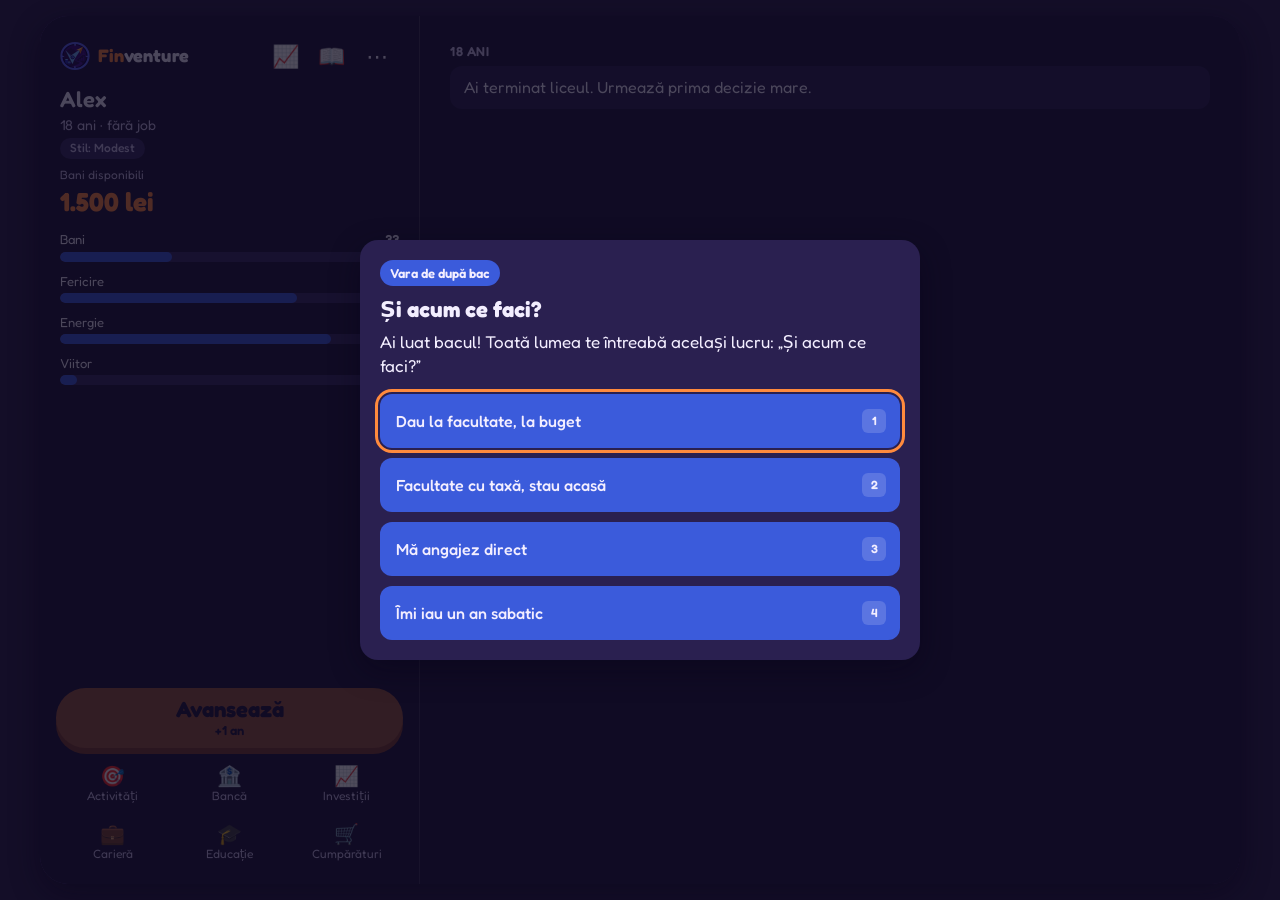
<file: index.html>
<!doctype html>
<html lang="ro">
<head>
  <meta charset="utf-8">
  <meta name="viewport" content="width=device-width, initial-scale=1, viewport-fit=cover">
  <meta name="theme-color" content="#1E1638">
  <meta name="description" content="Finventure: un joc despre bani, decizii și viață, de la 18 la 65 de ani.">
  <meta name="finventure-cod" content="2026-11-25">
  <title>Finventure</title>
  <link rel="icon" href="assets/logo.svg" type="image/svg+xml">
  <link rel="preconnect" href="https://fonts.googleapis.com">
  <link rel="preconnect" href="https://fonts.gstatic.com" crossorigin>
  <link rel="stylesheet" href="https://fonts.googleapis.com/css2?family=Fredoka:wght@400;500;600;700&display=swap">
  <link rel="stylesheet" href="css/style.css">
</head>
<body>
  <div id="app" class="app">
    <div id="erori-continut" class="erori-continut" hidden></div>

    <header class="antet">
      <div class="antet-sus">
        <span class="wordmark" aria-label="Finventure"><img class="logo" src="assets/logo.svg" alt="" width="30" height="30"><span><span class="fin">Fin</span>venture</span></span>
        <span class="antet-butoane">
          <button id="btn-avere" class="btn-icon" type="button" aria-label="Averea ta netă, an de an" aria-haspopup="dialog">📈</button>
          <button id="btn-concepte" class="btn-icon" type="button" aria-label="Enciclopedia: conceptele descoperite" aria-haspopup="dialog">📖</button>
          <button id="btn-meniu" class="btn-icon" type="button" aria-label="Meniu joc" aria-haspopup="dialog">⋯</button>
        </span>
      </div>
      <div class="identitate">
        <div>
          <div id="nume" class="nume"></div>
          <div id="varsta" class="varsta"></div>
          <div id="stil" class="stil-chip"></div>
        </div>
        <div class="bani-sus">
          <span class="eticheta-mica">Bani disponibili</span>
          <span id="bani-total" class="suma-bani"></span>
        </div>
      </div>
      <div id="bare" class="bare"></div>
    </header>

    <main class="jurnal-zona">
      <h2 class="sr-only">Jurnalul vieții</h2>
      <ol id="jurnal" class="jurnal" aria-live="polite"></ol>
    </main>

    <footer class="subsol">
      <div id="toasturi" class="toasturi" aria-live="polite"></div>
      <button id="btn-avanseaza" class="btn-avanseaza" type="button">
        <span class="btn-avanseaza-text">Avansează</span>
        <span class="btn-avanseaza-sub">+1 an</span>
      </button>
      <nav class="taburi" aria-label="Meniuri">
        <button type="button" class="tab" data-tab="activitati"><span class="tab-icon" aria-hidden="true">🎯</span>Activități</button>
        <button type="button" class="tab" data-tab="banca"><span class="tab-icon" aria-hidden="true">🏦</span>Bancă</button>
        <button type="button" class="tab" data-tab="investitii"><span class="tab-icon" aria-hidden="true">📈</span>Investiții</button>
        <button type="button" class="tab" data-tab="cariera"><span class="tab-icon" aria-hidden="true">💼</span>Carieră</button>
        <button type="button" class="tab" data-tab="educatie"><span class="tab-icon" aria-hidden="true">🎓</span>Educație</button>
        <button type="button" class="tab" data-tab="cumparaturi"><span class="tab-icon" aria-hidden="true">🛒</span>Cumpărături</button>
      </nav>
    </footer>

    <div id="strat" class="strat" hidden></div>
  </div>

  <noscript><p class="noscript">Finventure are nevoie de JavaScript.</p></noscript>
  <script>
    // Cache-ul după o actualizare: GitHub Pages lasă browserul să țină fișierele 10 minute fără să întrebe,
    // așa că un jucător poate primi un amestec de fișiere vechi și noi. La pornire, toate modulele se verifică
    // la server deodată (cereri condiționate: 304 dacă nu s-au schimbat); datele JSON se cer oricum așa
    // (js/content.js). Dacă tot apare o nepotrivire (un export lipsă, o pagină veche), finventureRepara cere
    // totul din nou și reîncarcă: cel mult o dată la 5 minute, ca să nu intre în buclă.
    // MODULE = toate modulele din graful de importuri al lui main.js. Un modul nou se adaugă aici
    // (testul „pornire” din tests/loturi.js pică și spune care lipsește). O listă fixă cere totul într-un
    // singur val; urmărirea importurilor cerea un val pe fiecare nivel (~1 s în plus pe o rețea mobilă).
    const MODULE = [
      'js/activitati.js', 'js/afacere.js', 'js/asigurari.js', 'js/bilant.js', 'js/cariera.js', 'js/content.js',
      'js/cumparaturi.js', 'js/datorii.js', 'js/educatie.js', 'js/engine.js', 'js/events.js', 'js/familie.js',
      'js/finaluri.js', 'js/finance.js', 'js/imobiliare.js', 'js/infractiuni.js', 'js/investitii.js', 'js/main.js',
      'js/munca.js', 'js/rng.js', 'js/scenarii.js', 'js/share.js', 'js/simulare.js', 'js/state.js', 'js/statistici.js', 'js/storage.js',
      'js/tipare.js', 'js/ui/concepte.js', 'js/ui/debug.js', 'js/ui/dom.js', 'js/ui/ecrane.js', 'js/ui/eveniment.js',
      'js/ui/final.js', 'js/ui/grafic.js', 'js/ui/meniuri.js', 'js/ui/principal.js', 'js/ui/strat.js',
      'js/ui/toast.js', 'js/util.js', 'js/versiune.js',
    ];
    async function improspateaza(cai, mod) {
      // fără rețea: fetch eșuează, iar pornirea merge din cache
      await Promise.all(cai.map((cale) => fetch(new URL(cale, location.href), { cache: mod }).catch(() => null)));
      return cai.length;
    }
    window.finventurePregateste = () => improspateaza(MODULE, 'no-cache');
    window.finventureRepara = async function (motiv) {
      const CHEIE = 'finventure-reparat';
      try {
        const ultima = Number(sessionStorage.getItem(CHEIE) || 0);
        if (Date.now() - ultima < 5 * 60 * 1000) return false;
        sessionStorage.setItem(CHEIE, String(Date.now()));
      } catch {
        return false;
      }
      console.warn('[pornire] fișiere din versiuni diferite în cache; le cer din nou:', motiv);
      await improspateaza([location.href.split('#')[0], './', 'css/style.css', ...MODULE], 'reload');
      location.reload();
      return true;
    };
  </script>
  <script type="module">
    window.finventurePregateste().then(() => import('./js/main.js')).catch(async (e) => {
      console.error(e);
      if (await window.finventureRepara(`modul: ${e.message}`)) return;
      const app = document.getElementById('app');
      const card = document.createElement('div');
      card.className = 'card';
      card.style.margin = '16px';
      card.innerHTML = '<h2>Jocul nu a putut porni</h2><p>Reîncarcă pagina peste câteva minute. Salvarea ta rămâne pe acest dispozitiv.</p>';
      app.replaceChildren(card);
    });
  </script>
</body>
</html>
</file>
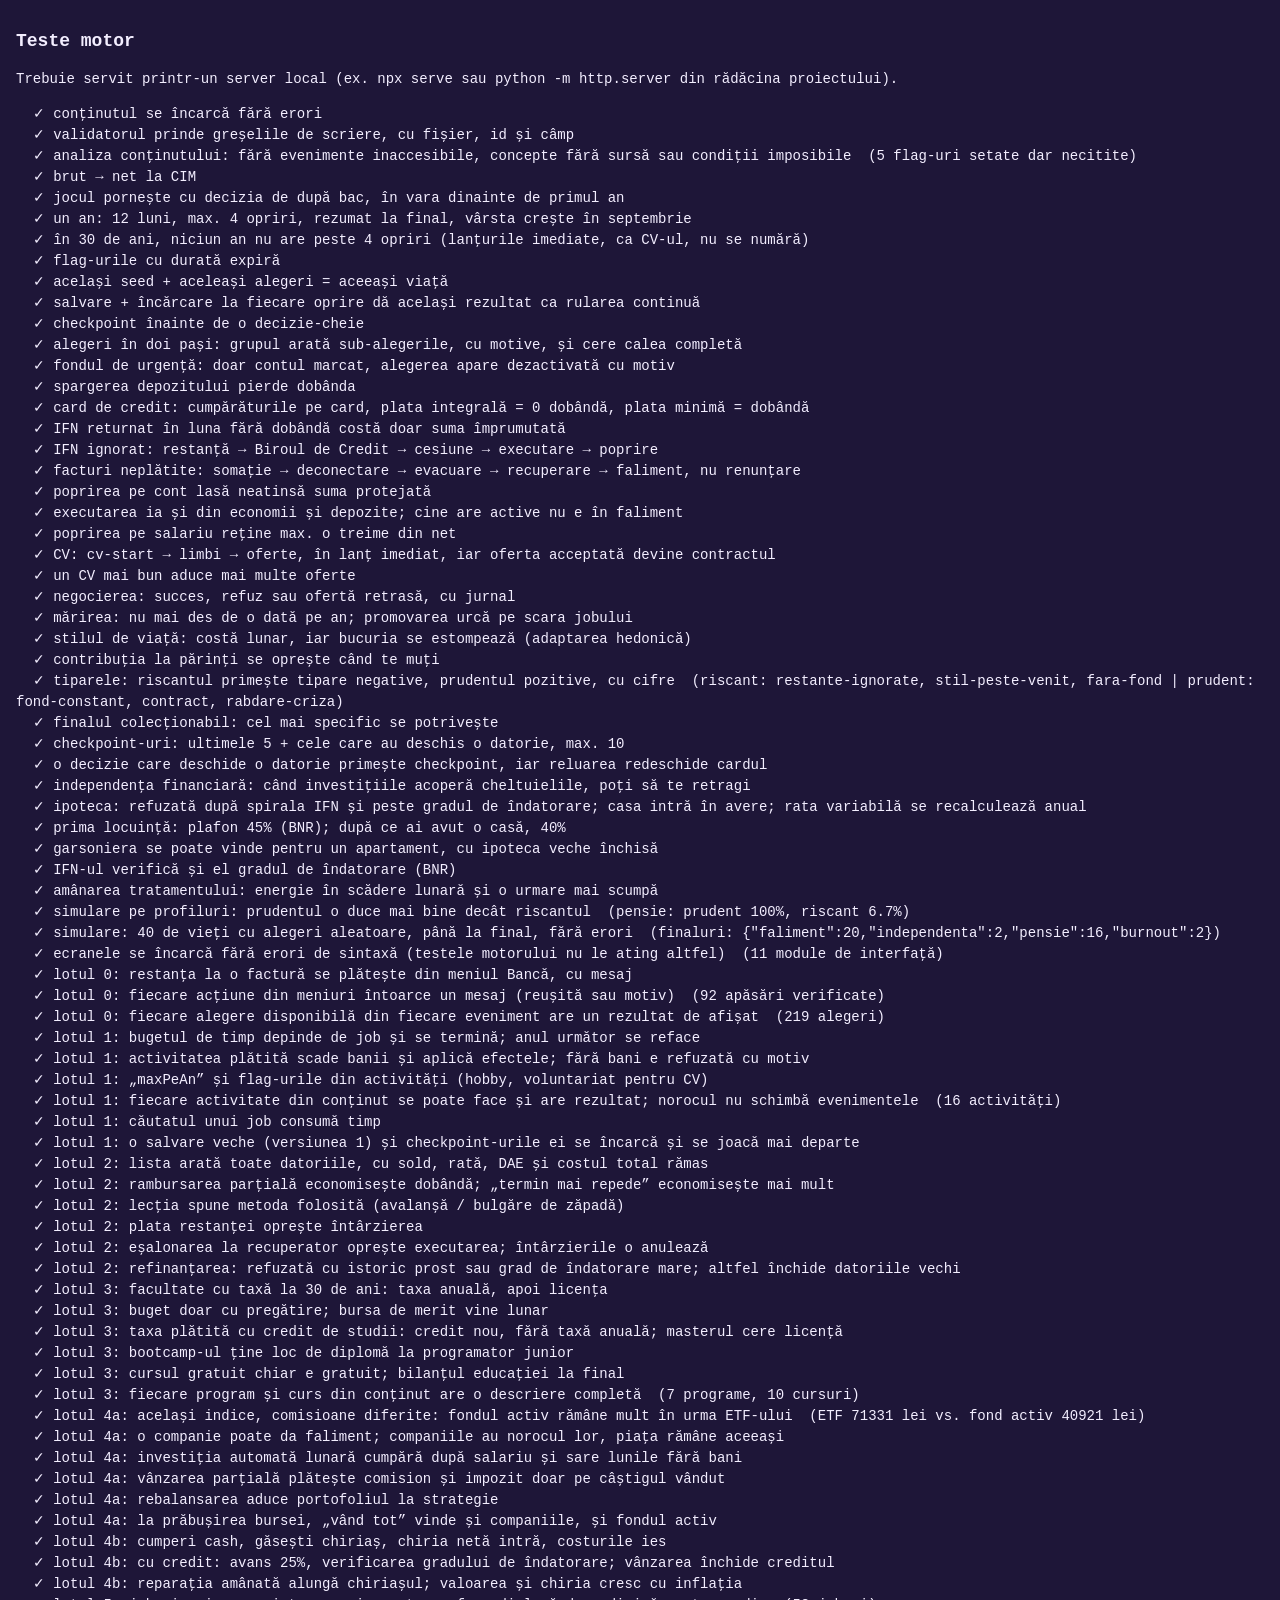
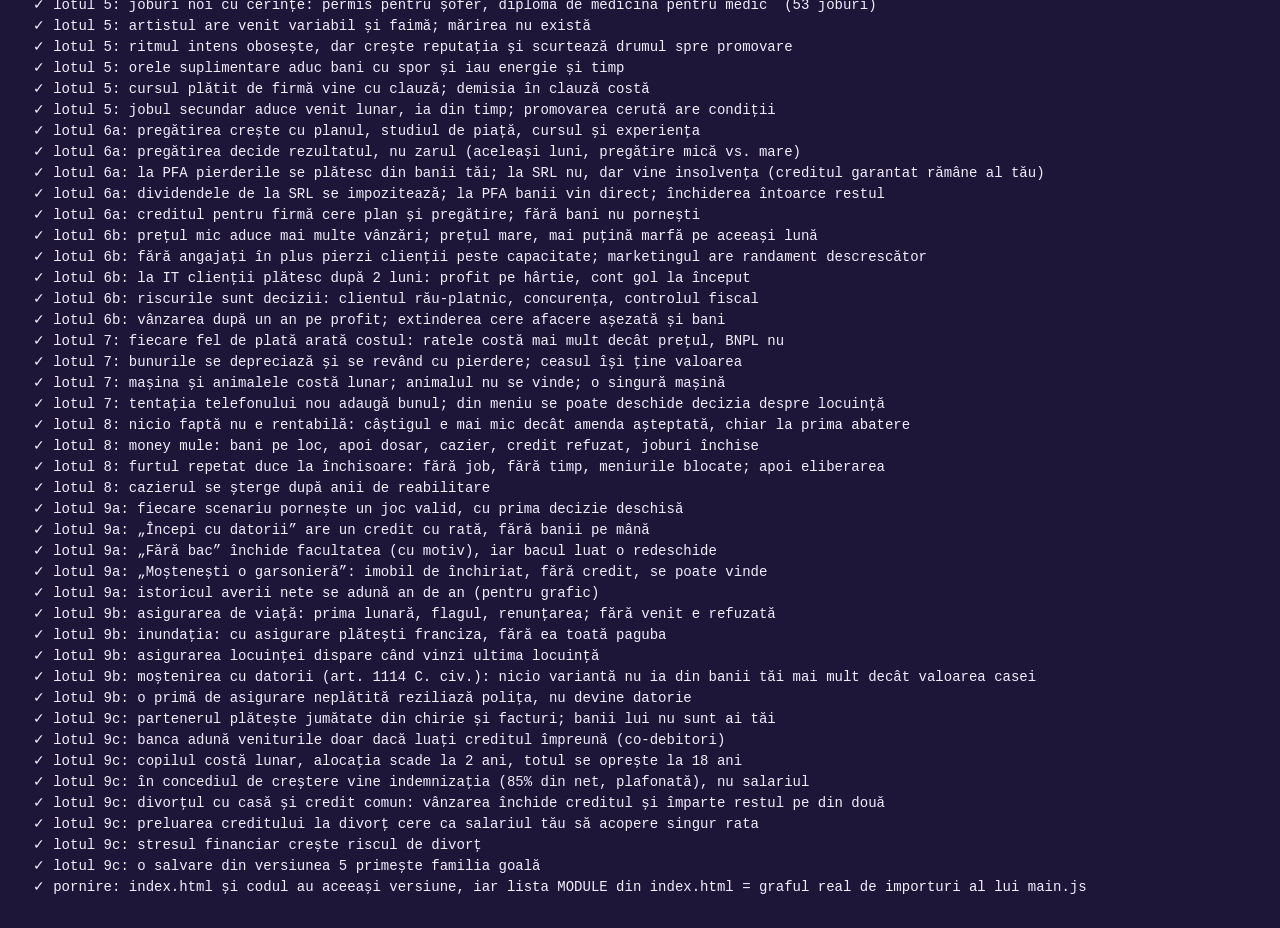
<file: tests/run.html>
<!doctype html>
<html lang="ro">
<head>
  <meta charset="utf-8">
  <meta name="viewport" content="width=device-width, initial-scale=1">
  <title>Finventure: teste motor</title>
  <style>
    body { background: #1E1638; color: #F3EEFF; font: 14px/1.5 ui-monospace, Consolas, monospace; margin: 0; padding: 16px; }
    h1 { font-size: 18px; }
    pre { white-space: pre-wrap; }
  </style>
</head>
<body>
  <h1>Teste motor</h1>
  <p>Trebuie servit printr-un server local (ex. <code>npx serve</code> sau <code>python -m http.server</code> din rădăcina proiectului).</p>
  <pre id="iesire">Rulez…</pre>
  <script type="module">
    import { ruleazaTeste } from './suite.js';
    import { cititorFetch } from '../js/content.js';

    const iesire = document.getElementById('iesire');
    iesire.textContent = '';
    const log = (linie) => { iesire.textContent += linie + '\n'; };
    ruleazaTeste(cititorFetch('../'), log).catch((e) => log(`Eroare: ${e.stack}`));
  </script>
</body>
</html>
</file>
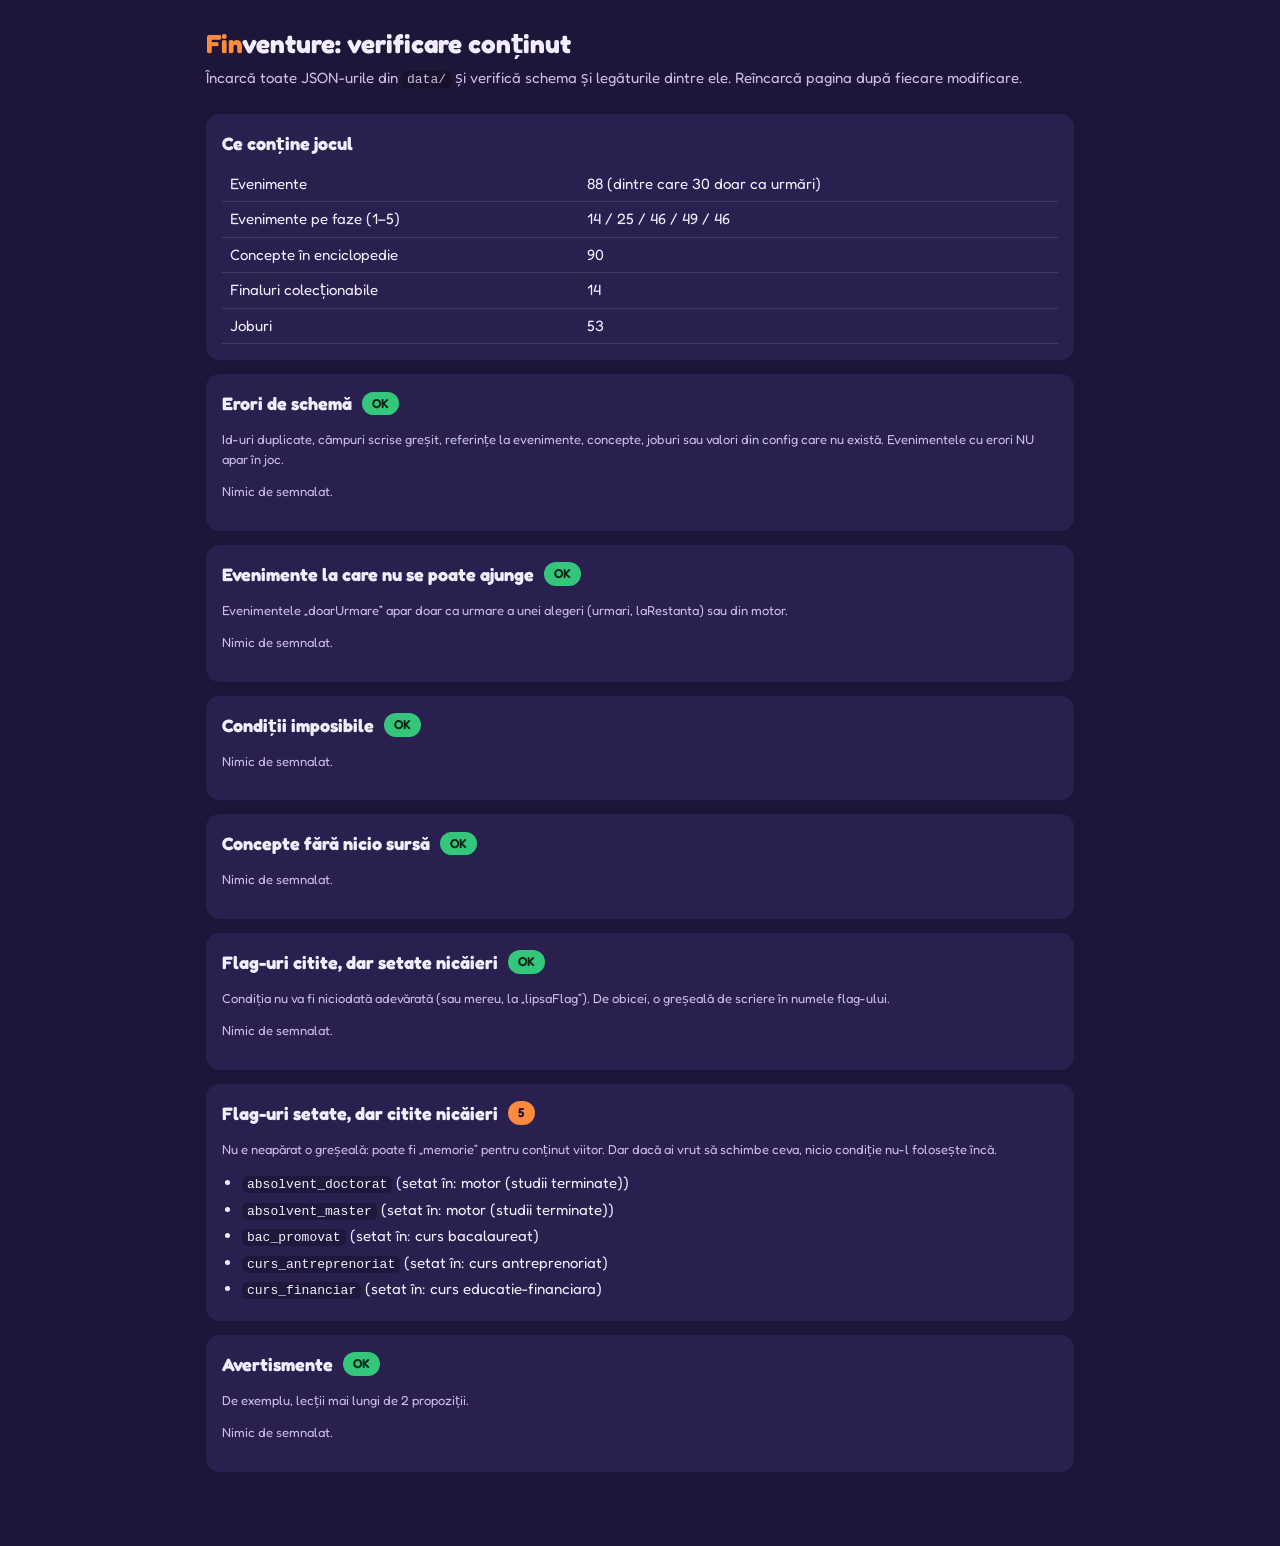
<file: tools/validate.html>
<!doctype html>
<html lang="ro">
<head>
  <meta charset="utf-8">
  <meta name="viewport" content="width=device-width, initial-scale=1">
  <title>Finventure: verificare conținut</title>
  <link rel="stylesheet" href="https://fonts.googleapis.com/css2?family=Fredoka:wght@400;600;700&display=swap">
  <style>
    :root { --bg: #1E1638; --bg2: #2A2050; --main: #3B5BDB; --accent: #FF8A3D; --text: #F3EEFF; --text2: #C9BFE8; --gain: #34C77B; --loss: #FF5A6E; }
    * { box-sizing: border-box; }
    body { margin: 0; background: var(--bg); color: var(--text); font: 15px/1.5 Fredoka, system-ui, sans-serif; }
    main { max-width: 900px; margin: 0 auto; padding: 24px 16px 60px; }
    h1 { margin: 0 0 4px; font-size: 26px; }
    h1 span { color: var(--accent); }
    .sub { color: var(--text2); margin: 0 0 24px; }
    section { background: var(--bg2); border-radius: 14px; padding: 16px; margin-bottom: 14px; }
    h2 { margin: 0 0 10px; font-size: 18px; display: flex; align-items: center; gap: 10px; }
    .stare { font-size: 13px; padding: 2px 10px; border-radius: 99px; font-weight: 600; }
    .ok { background: var(--gain); color: #08281A; }
    .eroare { background: var(--loss); color: #2A0710; }
    .atentie { background: var(--accent); color: var(--bg); }
    ul { margin: 0; padding-left: 20px; }
    li { margin-bottom: 4px; }
    code { font-family: ui-monospace, Consolas, monospace; font-size: 13px; background: rgba(0, 0, 0, .25); padding: 1px 5px; border-radius: 5px; }
    .mic { color: var(--text2); font-size: 13px; }
    table { border-collapse: collapse; width: 100%; }
    td, th { text-align: left; padding: 6px 8px; border-bottom: 1px solid rgba(243, 238, 255, .12); }
  </style>
</head>
<body>
  <main>
    <h1><span>Fin</span>venture: verificare conținut</h1>
    <p class="sub">Încarcă toate JSON-urile din <code>data/</code> și verifică schema și legăturile dintre ele. Reîncarcă pagina după fiecare modificare.</p>
    <div id="rezultate"><section>Verific…</section></div>
  </main>
  <script type="module">
    import { cititorFetch, formateazaEroare, incarcaContinut } from '../js/content.js';
    import { analizeazaContinut } from '../js/analiza.js';

    const el = (tag, attrs = {}, ...copii) => {
      const e = document.createElement(tag);
      Object.entries(attrs).forEach(([k, v]) => (k === 'class' ? (e.className = v) : e.setAttribute(k, v)));
      copii.flat().forEach((c) => c != null && e.append(c instanceof Node ? c : document.createTextNode(String(c))));
      return e;
    };
    const sectiune = (titlu, elemente, { gol = 'Nimic de semnalat.', tip = 'eroare', explicatie } = {}) => el('section', {},
      el('h2', {}, titlu, el('span', { class: `stare ${elemente.length ? tip : 'ok'}` }, elemente.length ? String(elemente.length) : 'OK')),
      explicatie ? el('p', { class: 'mic' }, explicatie) : null,
      elemente.length ? el('ul', {}, elemente.map((x) => el('li', {}, x))) : el('p', { class: 'mic' }, gol));

    try {
      const { ctx, erori, avertismente } = await incarcaContinut(cititorFetch('../'));
      const a = analizeazaContinut(ctx);
      const s = a.statistici;
      document.getElementById('rezultate').replaceChildren(
        el('section', {}, el('h2', {}, 'Ce conține jocul'), el('table', {}, el('tbody', {},
          el('tr', {}, el('td', {}, 'Evenimente'), el('td', {}, `${s.evenimente} (dintre care ${s.urmari} doar ca urmări)`)),
          el('tr', {}, el('td', {}, 'Evenimente pe faze (1–5)'), el('td', {}, s.peFaza.join(' / '))),
          el('tr', {}, el('td', {}, 'Concepte în enciclopedie'), el('td', {}, s.concepte)),
          el('tr', {}, el('td', {}, 'Finaluri colecționabile'), el('td', {}, s.finaluri)),
          el('tr', {}, el('td', {}, 'Joburi'), el('td', {}, s.joburi))))),
        sectiune('Erori de schemă', erori.map(formateazaEroare), { explicatie: 'Id-uri duplicate, câmpuri scrise greșit, referințe la evenimente, concepte, joburi sau valori din config care nu există. Evenimentele cu erori NU apar în joc.' }),
        sectiune('Evenimente la care nu se poate ajunge', a.evenimenteNeatinse.map((id) => el('span', {}, el('code', {}, id), ' are „doarUrmare”, dar nicio alegere nu-l programează')), { explicatie: 'Evenimentele „doarUrmare” apar doar ca urmare a unei alegeri (urmari, laRestanta) sau din motor.' }),
        sectiune('Condiții imposibile', a.probleme.map((p) => el('span', {}, el('code', {}, p.id), ': ', p.mesaj))),
        sectiune('Concepte fără nicio sursă', a.concepteFaraSursa.map((id) => el('span', {}, el('code', {}, id), ' nu e deblocat de nicio alegere și nici de motor'))),
        sectiune('Flag-uri citite, dar setate nicăieri', a.flaguriNesetate.map((f) => el('span', {}, el('code', {}, f.flag), ' (citit în: ', f.unde.join(', '), ')')), { explicatie: 'Condiția nu va fi niciodată adevărată (sau mereu, la „lipsaFlag”). De obicei, o greșeală de scriere în numele flag-ului.' }),
        sectiune('Flag-uri setate, dar citite nicăieri', a.flaguriNecitite.map((f) => el('span', {}, el('code', {}, f.flag), ' (setat în: ', f.unde.join(', '), ')')), { tip: 'atentie', explicatie: 'Nu e neapărat o greșeală: poate fi „memorie” pentru conținut viitor. Dar dacă ai vrut să schimbe ceva, nicio condiție nu-l folosește încă.' }),
        sectiune('Avertismente', avertismente.map(formateazaEroare), { tip: 'atentie', explicatie: 'De exemplu, lecții mai lungi de 2 propoziții.' }),
      );
    } catch (e) {
      document.getElementById('rezultate').replaceChildren(el('section', {}, el('h2', {}, 'Nu am putut încărca datele'),
        el('p', {}, location.protocol === 'file:' ? 'Deschide pagina printr-un server local (vezi docs/DEZVOLTARE.md), nu direct din fișier.' : e.message)));
    }
  </script>
</body>
</html>
</file>
<file: css/style.css>
/* Finventure — temă întunecată, regula 60-30-10 (vezi CLAUDE.md §9). */

:root {
  --bg: #1E1638;      /* 60% mov închis: fundalul aplicației */
  --main: #3B5BDB;    /* 30% albastru: carduri, bare, elemente secundare */
  --accent: #FF8A3D;  /* 10% portocaliu: Avansează, decizia principală, banii */
  --text: #F3EEFF;
  --gain: #34C77B;    /* doar feedback câștig */
  --loss: #FF5A6E;    /* doar feedback pierdere / game over */

  --bg-2: #2A2050;    /* suprafețe ridicate pe fundal */
  --bg-3: #352A63;
  --main-2: #2F49B0;
  --text-2: #C9BFE8;  /* text secundar (contrast > 7:1 pe --bg) */
  --linie: rgba(243, 238, 255, .14);

  --raza: 18px;
  --raza-mica: 12px;
  --umbra: 0 10px 30px rgba(8, 4, 24, .45);
  --font: 'Fredoka', 'Nunito', system-ui, -apple-system, 'Segoe UI', sans-serif;
  --latime: 440px;
  --anim: 180ms;
}

* { box-sizing: border-box; }
html { -webkit-text-size-adjust: 100%; }
body {
  margin: 0;
  background: #140E28;
  color: var(--text);
  font-family: var(--font);
  font-size: 16px;
  line-height: 1.4;
}
button, input { font: inherit; color: inherit; }
button { cursor: pointer; }
:focus-visible { outline: 3px solid var(--accent); outline-offset: 2px; }
.sr-only { position: absolute; width: 1px; height: 1px; overflow: hidden; clip: rect(0 0 0 0); white-space: nowrap; }
[hidden] { display: none !important; }

@media (prefers-reduced-motion: reduce) {
  *, *::before, *::after { animation-duration: 1ms !important; transition-duration: 1ms !important; }
}

/* ---------- Cadrul aplicației (lățime de telefon, centrat pe desktop) ---------- */

.app {
  position: relative;
  max-width: var(--latime);
  height: 100dvh;
  margin: 0 auto;
  display: flex;
  flex-direction: column;
  background: var(--bg);
  overflow: hidden;
}
@media (min-width: 520px) {
  body { padding: 16px 0; }
  .app { height: calc(100dvh - 32px); border-radius: 28px; box-shadow: var(--umbra); }
}
/* Tabletă în picioare: aceeași coloană, mai lată. Ecranele late și telefonul ținut orizontal: vezi „Două coloane”. */
@media (min-width: 640px) { :root { --latime: 560px; } }

/* ---------- Antet ---------- */

.antet { padding: 12px 16px 10px; background: var(--bg); border-bottom: 1px solid var(--linie); }
.antet-sus { display: flex; justify-content: space-between; align-items: center; margin-bottom: 6px; }
.antet-butoane { display: flex; gap: 2px; }
.wordmark { font-weight: 700; font-size: 18px; letter-spacing: .2px; display: inline-flex; align-items: center; gap: 8px; }
.logo { width: 30px; height: 30px; flex: none; }
.fin { color: var(--accent); }
.btn-icon {
  min-width: 44px; min-height: 44px; border: 0; border-radius: 50%;
  background: transparent; font-size: 22px; line-height: 1;
}
.btn-icon:hover { background: var(--bg-2); }

.identitate { display: flex; justify-content: space-between; align-items: flex-end; gap: 12px; margin-bottom: 10px; }
.nume { font-size: 22px; font-weight: 600; }
.varsta { color: var(--text-2); font-size: 14px; }
.bani-sus { display: flex; flex-direction: column; align-items: flex-end; position: relative; }
.eticheta-mica { color: var(--text-2); font-size: 12px; }
.suma-bani { color: var(--accent); font-weight: 700; font-size: 22px; font-variant-numeric: tabular-nums; }

.bare { display: grid; grid-template-columns: 1fr 1fr; gap: 8px 14px; }
.bara-cap { display: flex; justify-content: space-between; font-size: 13px; margin-bottom: 3px; }
.bara-cap b { font-weight: 600; font-variant-numeric: tabular-nums; }
.bara {
  height: 10px; border-radius: 99px; background: var(--bg-3); overflow: hidden;
}
.bara-umplere {
  height: 100%; border-radius: 99px; background: var(--main);
  transition: width 600ms cubic-bezier(.2, .8, .2, 1);
}
.bara-mica .bara-umplere { background: var(--accent); }
.delta { font-size: 12px; font-weight: 600; margin-left: 4px; animation: apare-delta 1.8s ease forwards; }
.delta.plus { color: var(--gain); }
.delta.minus { color: var(--loss); }
@keyframes apare-delta { 0% { opacity: 0; } 10% { opacity: 1; } 80% { opacity: 1; } 100% { opacity: 0; } }

.moneda {
  position: absolute; right: 0; top: -4px; color: var(--accent); font-weight: 700; font-size: 15px;
  pointer-events: none; animation: urca 1.4s ease-out forwards;
}
.moneda.minus { color: var(--loss); }
@keyframes urca { from { transform: translateY(0); opacity: 1; } to { transform: translateY(-28px); opacity: 0; } }

/* ---------- Jurnal ---------- */

.jurnal-zona { flex: 1; overflow-y: auto; padding: 8px 16px 16px; overscroll-behavior: contain; }
.jurnal { list-style: none; margin: 0; padding: 0; }
.jurnal-an { margin-top: 14px; }
.jurnal-an h3 {
  margin: 0 0 6px; font-size: 13px; font-weight: 600; color: var(--text-2);
  text-transform: uppercase; letter-spacing: .6px;
}
.jurnal-an ul { list-style: none; margin: 0; padding: 0; display: flex; flex-direction: column; gap: 6px; }
.jurnal-an li {
  background: var(--bg-2); border-radius: var(--raza-mica); padding: 9px 12px; font-size: 15px;
}
.jurnal-an li.nou { animation: intra .35s ease; }
.jurnal-luna { color: var(--text-2); font-size: 12px; margin-right: 6px; }
@keyframes intra { from { transform: translateY(8px); opacity: 0; } to { transform: none; opacity: 1; } }

/* ---------- Subsol: Avansează + taburi ---------- */

.subsol { padding: 10px 12px calc(8px + env(safe-area-inset-bottom)); border-top: 1px solid var(--linie); background: var(--bg); }
.btn-avanseaza {
  width: 100%; min-height: 60px; border: 0; border-radius: 99px;
  background: var(--accent); color: var(--bg);
  display: flex; flex-direction: column; align-items: center; justify-content: center;
  box-shadow: 0 6px 0 #C9621F; transition: transform var(--anim), box-shadow var(--anim);
}
.btn-avanseaza:active { transform: translateY(4px); box-shadow: 0 2px 0 #C9621F; }
.btn-avanseaza:disabled { opacity: .55; cursor: wait; }
.btn-avanseaza-text { font-size: 22px; font-weight: 700; line-height: 1.1; }
.btn-avanseaza-sub { font-size: 13px; font-weight: 600; }

.taburi { display: grid; grid-template-columns: repeat(6, 1fr); gap: 2px; margin-top: 10px; }
.tab {
  border: 0; background: transparent; border-radius: var(--raza-mica); min-height: 50px;
  display: flex; flex-direction: column; align-items: center; justify-content: center; gap: 2px;
  font-size: 10.5px; color: var(--text-2); padding: 2px 0; white-space: nowrap;
}
.tab:hover, .tab[aria-expanded="true"] { background: var(--bg-2); color: var(--text); }
.tab-icon { font-size: 20px; line-height: 1; }

/* ---------- Strat peste ecran (card eveniment, ecrane, panouri) ---------- */

.strat {
  position: absolute; inset: 0; z-index: 10;
  background: rgba(12, 7, 28, .72);
  display: flex; align-items: flex-end; justify-content: center;
  padding: 16px; animation: fade .2s ease;
}
.strat.centrat { align-items: center; }
@keyframes fade { from { opacity: 0; } to { opacity: 1; } }

.card {
  width: 100%; max-height: 100%; overflow-y: auto;
  background: var(--bg-2); border-radius: var(--raza); box-shadow: var(--umbra);
  padding: 20px; animation: urca-card .28s cubic-bezier(.2, .8, .2, 1);
}
@keyframes urca-card { from { transform: translateY(40px); opacity: 0; } to { transform: none; opacity: 1; } }
.card h2 { margin: 0 0 8px; font-size: 22px; line-height: 1.2; }
.card p { margin: 0 0 12px; }
.card-cand {
  display: inline-block; margin-bottom: 10px; padding: 4px 10px; border-radius: 99px;
  background: var(--main); font-size: 13px; font-weight: 600;
}
.card-text { font-size: 17px; }

/* Cardul de eveniment */
.card-eveniment { position: relative; touch-action: pan-y; user-select: none; }
.card-eveniment.trage { transition: none; }
.card-eveniment.revine { transition: transform .25s ease; }
.alegeri { display: flex; flex-direction: column; gap: 10px; margin-top: 16px; }
.alegere {
  position: relative; width: 100%; min-height: 54px; text-align: left;
  border: 2px solid transparent; border-radius: var(--raza-mica);
  background: var(--main); padding: 12px 44px 12px 14px; font-size: 16px; font-weight: 500;
  transition: background var(--anim), transform var(--anim);
}
.alegere:hover:not([aria-disabled="true"]) { background: var(--main-2); }
.alegere:active:not([aria-disabled="true"]) { transform: scale(.98); }
.alegere .tasta {
  position: absolute; right: 12px; top: 50%; transform: translateY(-50%);
  min-width: 24px; height: 24px; border-radius: 6px; display: grid; place-items: center;
  font-size: 12px; font-weight: 600; background: rgba(255, 255, 255, .16);
}
.alegere.grup::after { content: '›'; position: absolute; right: 44px; top: 50%; transform: translateY(-52%); font-size: 22px; }
.alegere[aria-disabled="true"] {
  background: transparent; border: 2px dashed var(--linie); color: var(--text-2); cursor: not-allowed;
}
.alegere .motiv { display: block; font-size: 13px; font-weight: 400; margin-top: 2px; }
.alegere .motiv::before { content: '🔒 '; }
.alegere.scutura { animation: scutura .3s; }
@keyframes scutura { 25% { transform: translateX(-6px); } 75% { transform: translateX(6px); } }
.btn-inapoi {
  border: 0; background: transparent; color: var(--text-2); padding: 8px 0; min-height: 44px; font-size: 15px;
}
.subtitlu-pas { margin: 4px 0 0; color: var(--text-2); font-size: 14px; }
.indiciu-swipe { display: flex; justify-content: space-between; margin-top: 12px; color: var(--text-2); font-size: 13px; }
.eticheta-swipe {
  position: absolute; top: 18px; padding: 6px 12px; border-radius: 99px; font-weight: 700; font-size: 14px;
  background: var(--accent); color: var(--bg); opacity: 0; pointer-events: none; max-width: 60%;
}
.eticheta-swipe.stanga { left: 16px; }
.eticheta-swipe.dreapta { right: 16px; }

/* Butoane generice din carduri */
.btn {
  min-height: 50px; border-radius: 99px; border: 0; padding: 0 22px; font-weight: 600; font-size: 17px;
}
.btn-principal { background: var(--accent); color: var(--bg); width: 100%; }
.btn-secundar { background: var(--main); color: var(--text); }
.btn-text { background: transparent; color: var(--text-2); }
.rand-butoane { display: flex; gap: 10px; margin-top: 16px; }
.rand-butoane .btn { flex: 1; }

/* Joc nou: scenariile de start */
.lista-scenarii { display: flex; flex-direction: column; gap: 10px; }
.btn-scenariu {
  display: flex; flex-direction: column; align-items: flex-start; gap: 4px; width: 100%;
  border-radius: 16px; padding: 12px 16px; text-align: left; font-size: 16px;
}
.btn-scenariu .mic { font-weight: 400; opacity: .9; }

/* Ecranul principal: averea netă, an de an */
.grafic-avere { margin: 8px 12px 0; }
.grafic-avere summary { cursor: pointer; padding: 8px 4px; font-weight: 600; }
.grafic-avere .mic { margin: 4px; }

/* Tabele (fluturaș, rezumat) */
.tabel { width: 100%; border-collapse: collapse; margin: 8px 0 4px; font-variant-numeric: tabular-nums; }
.tabel td { padding: 7px 0; border-bottom: 1px solid var(--linie); }
.tabel td:last-child { text-align: right; font-weight: 600; }
.tabel tr.total td { border-bottom: 0; font-size: 18px; padding-top: 10px; }
.tabel tr.total td:last-child { color: var(--accent); }
.tabel .minus { color: var(--text-2); }
.mic { font-size: 13px; color: var(--text-2); }
.marcaj-crestere { color: var(--gain); }
.marcaj-scadere { color: var(--loss); }

.emoji-mare { font-size: 44px; line-height: 1; margin-bottom: 8px; display: block; }
.lista-an { margin: 8px 0 0; padding-left: 18px; color: var(--text-2); font-size: 14px; }
.lista-an li { margin-bottom: 4px; }

/* ---------- Panouri (meniuri) ---------- */

.panou { display: flex; flex-direction: column; max-height: 88%; padding: 0; }
.panou-cap { display: flex; align-items: center; justify-content: space-between; padding: 14px 16px 8px 20px; }
.panou-cap h2 { margin: 0; }
.panou-corp { overflow-y: auto; padding: 4px 20px 20px; }
.produs {
  background: var(--bg-3); border-radius: var(--raza-mica); padding: 12px 14px; margin-bottom: 10px;
}
.produs-cap { display: flex; justify-content: space-between; gap: 8px; font-weight: 600; }
.produs-cap span:last-child { font-variant-numeric: tabular-nums; }
.produs .mic { margin-top: 2px; }
.produs .rand-butoane { margin-top: 10px; flex-wrap: wrap; }
.produs .btn { min-height: 44px; font-size: 15px; padding: 0 14px; }
.comutator { display: flex; align-items: center; gap: 10px; margin-top: 10px; font-size: 15px; min-height: 44px; }
.comutator input { width: 22px; height: 22px; accent-color: var(--accent); }
.camp-suma { display: flex; gap: 8px; margin-top: 10px; }
.camp-suma input {
  flex: 1; min-width: 0; min-height: 44px; border-radius: var(--raza-mica); border: 2px solid var(--linie);
  background: var(--bg); padding: 0 12px; font-size: 16px;
}
.sectiune-titlu { margin: 18px 0 8px; font-size: 14px; color: var(--text-2); text-transform: uppercase; letter-spacing: .6px; }
.mesaj-actiune { min-height: 22px; margin: 8px 0 0; font-size: 14px; }
.mesaj-actiune.eroare { color: var(--loss); }
.mesaj-actiune.ok { color: var(--gain); }
/* ---------- Grafic (js/ui/grafic.js) ---------- */
.grafic-bloc { margin: 8px 0 12px; }
.grafic-zona { position: relative; }
.grafic { width: 100%; height: auto; display: block; touch-action: pan-y; }
.grafic:focus-visible { outline: 2px solid var(--text); outline-offset: 2px; border-radius: 6px; }
.grafic-grila { stroke: var(--linie); stroke-width: 1; }
.grafic-axa { fill: var(--text-2); font-size: 10px; }
.grafic-linie { fill: none; stroke-width: 2; stroke-linejoin: round; stroke-linecap: round; }
.grafic-ghid { stroke: var(--text-2); stroke-width: 1; }
.grafic-punct { stroke: var(--bg-2); stroke-width: 2; }
.grafic-legenda { display: flex; flex-wrap: wrap; gap: 4px 14px; font-size: 13px; color: var(--text-2); margin-bottom: 4px; }
.grafic-cheie { display: inline-block; width: 16px; height: 0; border-top: 2px solid var(--c, currentColor); vertical-align: middle; margin-right: 6px; }
.grafic-cheie.punctata { border-top-style: dashed; }
.grafic-tooltip .grafic-cheie { width: 8px; height: 8px; border: 0; border-radius: 50%; }
.grafic-tooltip {
  position: absolute; top: 0; transform: translateX(-50%); pointer-events: none; z-index: 2;
  background: var(--bg); border: 1px solid var(--linie); border-radius: 8px; padding: 6px 8px; font-size: 12px; white-space: nowrap;
}
.grafic-tabel .tabel th { text-align: left; font-size: 12px; color: var(--text-2); font-weight: 500; }
.bara-pondere { height: 6px; border-radius: 3px; background: var(--bg); overflow: hidden; margin-top: 4px; }
.bara-pondere > span { display: block; height: 100%; background: var(--main); border-radius: 3px; }
.mesaj-lectie { display: block; color: var(--text-2); font-size: 13px; margin-top: 2px; }
.timp-an { display: flex; justify-content: space-between; align-items: center; gap: 8px; flex-wrap: wrap; font-weight: 600; margin: 8px 0 2px; }
.timp-puncte { display: flex; gap: 4px; }
.punct { width: 12px; height: 12px; border-radius: 50%; border: 2px solid var(--main); }
.punct.plin { background: var(--main); }
.motiv-indisponibil { margin-top: 4px; }
.restanta { color: var(--loss); }
.previzualizare { margin: 4px 0 0; min-height: 0; }
.sub-sectiune { border-top: 1px solid var(--linie); margin-top: 10px; padding-top: 8px; }
.btn[aria-disabled="true"] { opacity: .55; }
.lectie-rezultat { background: var(--bg-3); border-left: 4px solid var(--main); border-radius: var(--raza-mica); padding: 10px 12px; font-size: 15px; }

.concept-lista { list-style: none; margin: 0; padding: 0; display: flex; flex-direction: column; gap: 8px; }
.concept-lista button {
  width: 100%; text-align: left; border: 0; border-radius: var(--raza-mica); background: var(--bg-3);
  padding: 12px 14px; min-height: 48px; font-size: 16px;
}
.contor-concepte { color: var(--text-2); margin: 0 0 12px; }

/* ---------- Toast-uri (lecții) ---------- */

/* Deasupra butonului Avansează și SUB stratul cardurilor: lecția nu acoperă niciodată decizia următoare. */
.subsol { position: relative; z-index: 5; }
.toasturi {
  position: absolute; left: 12px; right: 12px; bottom: calc(100% + 8px); z-index: 5;
  display: flex; flex-direction: column; gap: 8px; pointer-events: none;
}
.toast {
  pointer-events: auto; background: var(--main); border-radius: var(--raza-mica); box-shadow: var(--umbra);
  padding: 12px 14px; font-size: 15px; animation: coboara .3s ease;
  display: flex; gap: 10px; align-items: flex-start;
}
.toast-text { flex: 1; }
.toast-concepte { display: flex; flex-wrap: wrap; gap: 6px; margin-top: 8px; }
.chip {
  border: 0; border-radius: 99px; padding: 5px 12px; min-height: 32px; font-size: 13px; font-weight: 600;
  background: rgba(255, 255, 255, .18);
}
.chip.nou::before { content: '✦ '; color: var(--accent); }
.toast .btn-icon { min-width: 32px; min-height: 32px; font-size: 18px; }
.toast.iese { animation: dispare .25s ease forwards; }
@keyframes coboara { from { transform: translateY(16px); opacity: 0; } to { transform: none; opacity: 1; } }
@keyframes dispare { to { transform: translateY(16px); opacity: 0; } }

/* ---------- Erori de conținut (pentru echipă) ---------- */

.erori-continut {
  background: var(--loss); color: #2A0710; padding: 8px 16px; font-size: 13px; max-height: 40%; overflow-y: auto;
}
.erori-continut summary { cursor: pointer; font-weight: 600; }
.erori-continut ul { margin: 6px 0 0; padding-left: 18px; }

.noscript { color: var(--text); text-align: center; padding: 40px 16px; }

.concept-detaliu { margin-top: 10px; padding: 10px 12px; border-radius: var(--raza-mica); background: rgba(0, 0, 0, .22); font-size: 14px; }
.concept-detaliu p { margin: 4px 0 0; }
.concept { background: var(--bg-3); border-radius: var(--raza-mica); }
.concept summary { padding: 12px 14px; min-height: 48px; cursor: pointer; font-weight: 500; }
.concept p { margin: 0; padding: 0 14px 14px; color: var(--text-2); }
select {
  font: inherit; color: var(--text); background: var(--bg); border: 2px solid var(--linie);
  border-radius: var(--raza-mica); min-height: 44px; padding: 0 10px; flex: 1; min-width: 0;
}
.panou-corp .mesaj-actiune { position: sticky; top: 0; z-index: 1; background: var(--bg-2); margin: 0; padding: 4px 0; }
.panou-corp .mesaj-actiune:empty { padding: 0; min-height: 0; }

.stil-chip {
  display: inline-block; margin-top: 4px; padding: 2px 10px; border-radius: 99px;
  background: var(--bg-3); color: var(--text-2); font-size: 12px; font-weight: 500;
}
.nivel-stil { display: flex; flex-direction: column; gap: 8px; }
.nivel-stil .btn { width: 100%; text-align: left; border-radius: var(--raza-mica); padding: 10px 14px; min-height: 56px; }
.nivel-stil .btn[aria-pressed="true"] { outline: 2px solid var(--accent); }
.nivel-stil .mic { display: block; font-weight: 400; }

/* ---------- Ecranul de final ---------- */
.final h2 { margin-bottom: 4px; }
.final-titlu { font-size: 20px; font-weight: 600; color: var(--accent); display: flex; gap: 8px; align-items: center; flex-wrap: wrap; }
.sectiune-final { margin-top: 18px; }
.sectiune-final h3 { margin: 0 0 8px; font-size: 14px; color: var(--text-2); text-transform: uppercase; letter-spacing: .6px; }
.cronologie { list-style: none; margin: 0; padding: 0 0 0 14px; border-left: 2px solid var(--linie); display: flex; flex-direction: column; gap: 10px; }
.cronologie li { position: relative; font-size: 15px; }
.cronologie li::before { content: ''; position: absolute; left: -21px; top: 6px; width: 12px; height: 12px; border-radius: 50%; background: var(--main); }
.cronologie li.consecinta { color: var(--text-2); }
.cronologie li.consecinta::before { background: var(--loss); width: 8px; height: 8px; left: -19px; top: 8px; }
.bloc { display: block; margin-top: 2px; }
.btn-reia { padding: 0; min-height: 40px; font-size: 15px; color: var(--accent); }
.tipar { background: var(--bg-3); border-radius: var(--raza-mica); padding: 12px 14px; margin-bottom: 10px; border-left: 4px solid var(--loss); }
.tipar.pozitiv { border-left-color: var(--gain); }
.tipar p { margin: 4px 0 0; }
.final-blocat { padding: 12px 14px; color: var(--text-2); }
.clasament { margin: 0; padding-left: 20px; font-size: 14px; display: flex; flex-direction: column; gap: 6px; }

/* ---------- Modul debug ---------- */
.btn-debug { min-width: 44px; min-height: 44px; border: 2px dashed var(--accent); border-radius: 12px; background: transparent; font-size: 20px; margin-left: auto; margin-right: 6px; }
.debug-camp { display: flex; flex-direction: column; gap: 2px; font-size: 13px; color: var(--text-2); flex: 1; min-width: 0; }
.debug-camp input { min-height: 40px; border-radius: var(--raza-mica); border: 2px solid var(--linie); background: var(--bg); padding: 0 10px; }
.debug-grila { display: grid; grid-template-columns: repeat(2, 1fr); gap: 8px; }
.debug-pre { white-space: pre-wrap; font: 12px/1.4 ui-monospace, Consolas, monospace; background: rgba(0, 0, 0, .3); padding: 10px; border-radius: var(--raza-mica); max-height: 320px; overflow: auto; }

/* ---------- Două coloane: calculator, tabletă culcată, telefon ținut orizontal ----------
   Stânga: cine ești, barele, Avansează și meniurile (Avansează rămâne mereu la vedere, antetul derulează dacă
   nu încape). Dreapta: jurnalul. Cardurile și panourile se deschid centrat, ca ferestre, nu ca foi de jos.
   Pe telefon în picioare rămâne coloana de mai sus. Ordinea din HTML nu se schimbă (cititoare de ecran, Tab). */
@media (min-width: 900px), (orientation: landscape) and (min-width: 640px) {
  :root { --lat-panou: clamp(280px, 30vw, 380px); }
  .app {
    max-width: 1200px;
    display: grid;
    grid-template-columns: var(--lat-panou) minmax(0, 1fr);
    grid-template-rows: auto minmax(0, 1fr) auto;
    grid-template-areas: "erori erori" "antet jurnal" "subsol jurnal";
  }
  .erori-continut { grid-area: erori; }
  .antet { grid-area: antet; overflow-y: auto; border-bottom: 0; border-right: 1px solid var(--linie); padding: 18px 20px 14px; }
  .subsol { grid-area: subsol; position: static; border-top: 0; border-right: 1px solid var(--linie); padding: 10px 16px calc(14px + env(safe-area-inset-bottom)); }
  .jurnal-zona { grid-area: jurnal; padding: 12px 28px 28px; }
  .jurnal { max-width: 760px; margin: 0 auto; }
  .jurnal-an li { font-size: 16px; padding: 10px 14px; }

  .identitate { flex-direction: column; align-items: flex-start; gap: 8px; }
  .bani-sus { align-items: flex-start; }
  .bani-sus .moneda { right: auto; left: 0; }
  .suma-bani { font-size: 26px; }
  .bare { grid-template-columns: 1fr; gap: 10px; }

  .taburi { grid-template-columns: repeat(3, 1fr); gap: 4px; }
  .tab { font-size: 12px; min-height: 54px; }

  /* Lecțiile apar peste jurnal, jos; tot sub stratul cardurilor. */
  .toasturi { left: calc(var(--lat-panou) + 24px); right: 24px; bottom: 20px; max-width: 560px; margin: 0 auto; }

  .strat, .strat.centrat { align-items: center; padding: 24px; }
  .card { max-width: 560px; }
  .card.panou { max-width: 680px; max-height: 92%; }
  .card.final { max-width: 680px; }
}
/* Telefon ținut orizontal (înălțime mică): fără ramă, totul mai compact. */
@media (orientation: landscape) and (min-width: 640px) and (max-height: 560px) {
  body { padding: 0; }
  .app { height: 100dvh; border-radius: 0; box-shadow: none; max-width: none; }
  .antet { padding: 8px 14px 8px calc(14px + env(safe-area-inset-left)); }
  .antet-sus { margin-bottom: 2px; }
  .identitate { flex-direction: row; align-items: flex-end; margin-bottom: 6px; }
  .bani-sus { align-items: flex-end; }
  .nume, .suma-bani { font-size: 19px; }
  .bare { grid-template-columns: 1fr 1fr; gap: 6px 12px; }
  .subsol { padding: 6px 10px calc(6px + env(safe-area-inset-bottom)) calc(10px + env(safe-area-inset-left)); }
  .btn-avanseaza { min-height: 48px; }
  .btn-avanseaza-text { font-size: 19px; }
  .taburi { grid-template-columns: repeat(6, 1fr); margin-top: 6px; }
  .tab { min-height: 44px; font-size: 0; } /* doar iconițele; textul rămâne în pagină pentru cititoarele de ecran */
  .jurnal-zona { padding: 6px calc(16px + env(safe-area-inset-right)) 12px 16px; }
  .strat, .strat.centrat { padding: 10px; }
  .card { padding: 16px; }
  .card h2 { font-size: 19px; }
  .card-text { font-size: 16px; }
  /* variantele pe două coloane, ca un card cu 4 variante să încapă fără derulare */
  .alegeri { display: grid; grid-template-columns: 1fr 1fr; gap: 8px; margin-top: 10px; }
  .alegere { min-height: 48px; padding: 8px 40px 8px 12px; font-size: 15px; }
  .card.panou { max-height: 100%; }
}
</file>
